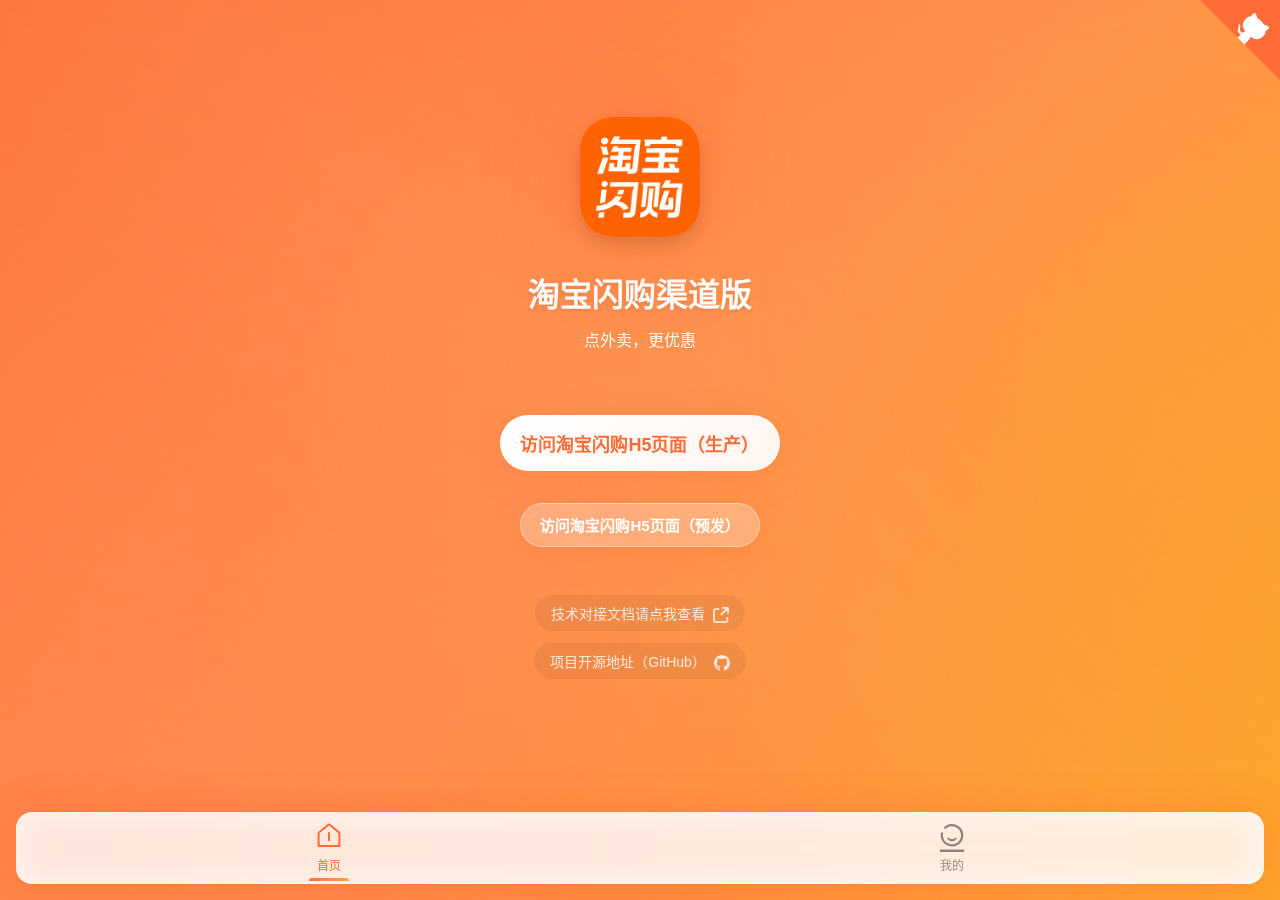
<file: src/main/resources/static/index.html>
<!DOCTYPE html>
<html lang="zh-CN">
<head>
    <meta charset="UTF-8">
    <meta name="viewport" content="width=device-width, initial-scale=1.0">
    <meta name="keywords" content="淘宝闪购, 阿里巴巴, 淘宝闪购渠道版, boqian,伯虔"/>
    <meta name="description" content="淘宝闪购H5渠道版Demo"/>
    <link rel="shortcut icon"
          href="images/logo.png"
          type="image/x-icon"/>
    <title>机构APP|淘宝闪购H5渠道版Demo</title>
    <link rel="stylesheet" href="css/common.css">
    <link rel="stylesheet" href="css/index.css">
    <style>
        /* 右上角 GitHub 图标 */
        .github-corner {
            position: fixed;
            top: 0;
            right: 0;
            z-index: 9999;
            border: 0;
        }
        .github-corner:hover .octo-arm {
            animation: octocat-wave 560ms ease-in-out;
        }
        @keyframes octocat-wave {
            0%, 100% { transform: rotate(0); }
            20%, 60% { transform: rotate(-25deg); }
            40%, 80% { transform: rotate(10deg); }
        }
        @media (max-width: 500px) {
            .github-corner:hover .octo-arm {
                animation: none;
            }
            .github-corner .octo-arm {
                animation: octocat-wave 560ms ease-in-out;
            }
        }
    </style>
</head>
<body>

<!-- 右上角 GitHub 图标 -->
<a href="https://github.com/timhbw/tbsg-h5-demo" class="github-corner" target="_blank" aria-label="View source on GitHub">
    <svg width="80" height="80" viewBox="0 0 250 250" style="fill:#FF6B35; color:#fff; position: absolute; top: 0; border: 0; right: 0;" aria-hidden="true">
        <path d="M0,0 L115,115 L130,115 L142,142 L250,250 L250,0 Z"></path>
        <path d="M128.3,109.0 C113.8,99.7 119.0,89.6 119.0,89.6 C122.0,82.7 120.5,78.6 120.5,78.6 C119.2,72.0 123.4,76.3 123.4,76.3 C127.3,80.9 125.5,87.3 125.5,87.3 C122.9,97.6 130.6,101.9 134.4,103.2" fill="currentColor" style="transform-origin: 130px 106px;" class="octo-arm"></path>
        <path d="M115.0,115.0 C114.9,115.1 118.7,116.5 119.8,115.4 L133.7,101.6 C136.9,99.2 139.9,98.4 142.2,98.6 C133.8,88.0 127.5,74.4 143.8,58.0 C148.5,53.4 154.0,51.2 159.7,51.0 C160.3,49.4 163.2,43.6 171.4,40.1 C171.4,40.1 176.1,42.5 178.8,56.2 C183.1,58.6 187.2,61.8 190.9,65.4 C194.5,69.0 197.7,73.2 200.1,77.6 C213.8,80.2 216.3,84.9 216.3,84.9 C212.7,93.1 206.9,96.0 205.4,96.6 C205.1,102.4 203.0,107.8 198.3,112.5 C181.9,128.9 168.3,122.5 157.7,114.1 C157.9,116.9 156.7,120.9 152.7,124.9 L141.0,136.5 C139.8,137.7 141.6,141.9 141.8,141.8 Z" fill="currentColor" class="octo-body"></path>
    </svg>
</a>

<div class="content">
    <!-- 首页 -->
    <div id="home" class="section active-section">
        <div class="logo">
            <img src="images/logo.png" alt="闪购" style="width: 100%; height: 100%;">
        </div>
        <div class="welcome-text">淘宝闪购渠道版</div>
        <div class="subtitle">点外卖，更优惠</div>
        <button class="home-button ripple-effect" id="tbsgButton">访问淘宝闪购H5页面（生产）</button>
        <button class="home-button secondary ripple-effect" id="tbsgButtonPPE">访问淘宝闪购H5页面（预发）</button>
        <a href="https://open.shop.ele.me/base/documents/openh5" target="_blank" class="doc-link">
            技术对接文档请点我查看
            <svg t="1767240063091" class="icon" viewBox="0 0 1024 1024" version="1.1" xmlns="http://www.w3.org/2000/svg" p-id="5070" width="16" height="16" style="margin-left: 4px; vertical-align: middle;"><path d="M356.082517 82.438602c29.05217-0.716075 41.941513 7.569932 41.225438 37.849658-1.534446 71.09598 4.091855 71.812054-49.204555 71.505165h-22.914388c-50.943594 0.306889-101.887188-0.613778-152.830783 0.306889-43.475959 0.716075-54.012485 10.741119-54.012485 51.557373-0.204593 205.820304-0.409185 411.436015 0 617.256319 0 39.4864 7.979117 47.260925 49.102259 47.465518 213.185643 0.306889 426.26899 0.306889 639.352337 0 41.225439 0 53.194114-11.764083 53.705596-52.887226 0.716075-59.2296 1.432149-118.459201-0.102297-177.688801-0.716075-29.461356 10.536526-39.281808 40.509364-38.668029 81.325617 1.636742 72.323536-5.524004 72.630426 70.891387 0.409185 45.931072-3.068891 92.066736 0.818371 137.486326 8.797488 99.432075-60.354861 177.075023-182.394435 175.540578-149.352706-2.045927-298.705411-0.511482-448.262709-0.511482-55.649227 0-111.298455 0.818371-166.74309-0.409186C59.627626 1019.984867 0.602618 961.062156 0.398025 847.717774 0.091136 749.206366 0.091136 650.797254 0.091136 552.490439c0-100.659632-0.306889-201.319264 0.204593-301.978895C0.704914 141.668202 62.491924 82.950084 175.324824 82.745491c60.354861-0.102296 120.505128 1.022964 180.757693-0.306889zM962.80231 1.112985c30.688912 0.306889 59.127304 32.530247 59.434193 64.549011 1.022964 105.058376 1.022964 210.014455 0 315.072832-0.306889 34.883063-23.528166 54.830856-57.081377 54.626263-32.73484-0.204593-59.53649-23.016684-61.173231-56.774487-2.148224-45.726479-0.920667-91.657551-1.022964-137.38403l0.102296-36.417509c-19.129422 2.455113-25.471797 14.321492-33.860099 22.505202-96.056295 92.169033-191.907997 184.644955-287.350514 277.223173-20.254682 19.538607-41.839217 31.711876-71.300573 19.845496-35.803731-14.321492-47.67011-52.273447-25.062611-82.757766 7.365339-9.922748 16.878902-18.413347 25.880982-27.006243 91.452958-88.486363 183.315102-176.972727 274.665764-265.561386 8.797488-8.490599 20.152386-15.037567 24.755722-30.688912-39.281808-6.342375-78.15443-1.534446-116.822459-3.068891-26.597057-1.022964-53.398707 3.273484-79.484282-3.478077-29.768245-7.774524-45.214997-28.438392-43.271366-56.97908 2.25052-29.256763 18.208755-53.398707 51.352779-53.705596 113.446679-1.432149 226.893357-1.534446 340.23774 0z" fill="currentColor" p-id="5071"></path></svg>
        </a>
        <a href="https://github.com/timhbw/tbsg-h5-demo" target="_blank" class="doc-link" style="margin-top: 12px;">
            项目开源地址（GitHub）
            <svg viewBox="0 0 16 16" width="16" height="16" style="margin-left: 4px; vertical-align: middle;" fill="currentColor"><path d="M8 0C3.58 0 0 3.58 0 8c0 3.54 2.29 6.53 5.47 7.59.4.07.55-.17.55-.38 0-.19-.01-.82-.01-1.49-2.01.37-2.53-.49-2.69-.94-.09-.23-.48-.94-.82-1.13-.28-.15-.68-.52-.01-.53.63-.01 1.08.58 1.23.82.72 1.21 1.87.87 2.33.66.07-.52.28-.87.51-1.07-1.78-.2-3.64-.89-3.64-3.95 0-.87.31-1.59.82-2.15-.08-.2-.36-1.02.08-2.12 0 0 .67-.21 2.2.82.64-.18 1.32-.27 2-.27.68 0 1.36.09 2 .27 1.53-1.04 2.2-.82 2.2-.82.44 1.1.16 1.92.08 2.12.51.56.82 1.27.82 2.15 0 3.07-1.87 3.75-3.65 3.95.29.25.54.73.54 1.48 0 1.07-.01 1.93-.01 2.2 0 .21.15.46.55.38A8.013 8.013 0 0016 8c0-4.42-3.58-8-8-8z"></path></svg>
        </a>
    </div>

    <!-- 我的 -->
    <div id="mine" class="section">
        <div class="mine-header"></div>

        <div class="profile-card">
            <div class="profile-avatar">
                <svg t="1767232268614" class="icon" viewBox="0 0 1386 1024" version="1.1" xmlns="http://www.w3.org/2000/svg" p-id="8368" style="width: 60%; height: 60%;" fill="currentColor"><path d="M478.318606 626.174216h147.052823v220.748711h-147.052823z m478.282927 0h147.373937v220.748711H956.565854z m0 0M0 832.865226q0 8.741463 0.214077 17.482927v-32.807247C0.089199 822.643066 0 827.763066 0 832.865226z" fill="#B3B3B3" p-id="8369"></path><path d="M108.126551 1024a512 512 0 0 1-36.981743-191.134774c0-177.112753 88.556376-342.718885 243.137561-453.985226l10.24-7.510523 0.481673-0.945505h-0.107039a306.129617 306.129617 0 0 0 35.001534-31.808223l1.123902-0.963345c20.301603-23.494913 35.804321-46.383275 46.383275-68.094216l0.321115-0.963345a193.27554 193.27554 0 0 0 13.736586-44.11763l0.160557-2.229966a62.581742 62.581742 0 0 0 0.802788-9.59777c0.963345-25.58216-0.321115-47.632056-4.156655-67.451986l-0.606551-1.944529a334.369895 334.369895 0 0 0-15.663275-46.668711l-0.481673-1.28446-0.64223-1.106063v-0.160557c7.349965 3.674983 14.71777 7.67108 21.907178 11.667177 60.655052 35.483206 141.147875 80.082509 227.456446 110.784669l1.605575 0.481673c24.2977 7.135889 48.434843 14.396655 72.893101 21.264948l1.783972 0.481672 4.317213 0.963345c3.83554 0.802787 7.510523 1.783972 11.346062 2.55108a1057.021324 1057.021324 0 0 1 118.455749 30.523763l2.229966 0.481673c20.783275 5.12 41.405993 11.024948 61.707595 18.214355l0.963345 0.303275 7.028851 2.390523c236.750941 86.647526 386.051568 294.355401 380.449895 529.108293A528.180627 528.180627 0 0 1 1268.154425 1024h77.46007a599.236237 599.236237 0 0 0 38.712195-198.823693c3.19331-132.674007-37.249338-259.924739-116.689617-368.301046-76.889199-105.254355-185.122787-185.104948-312.676794-231.63094a714.980348 714.980348 0 0 0-74.177561-22.210453 1119.050035 1119.050035 0 0 0-125.324042-32.289896c-2.711638-0.481672-5.74439-1.28446-8.919861-1.92669l-3.567944-0.945505q-35.072892-9.883206-70.020906-20.301603c-80.564181-28.543554-157.292822-71.126969-215.00432-105.022439l-0.481673-0.321115c-31.165993-17.572125-59.138676-29.881533-83.275819-36.285993l-0.481672-0.160557A137.669129 137.669129 0 0 0 340.132125 0.981185a52.787735 52.787735 0 0 0-14.396655 1.605575l-5.351916 1.28446-4.798885 2.872195a46.08 46.08 0 0 0-21.407666 32.111498c-3.83554 25.564321 13.914983 46.847108 19.819931 53.715401a179.307038 179.307038 0 0 1 23.03108 33.734912 245.474564 245.474564 0 0 1 11.50662 33.574356 240.443763 240.443763 0 0 1 2.872195 50.200975l-0.321115 2.229966a134.725575 134.725575 0 0 1-7.992195 26.063832c-7.349965 15.181603-19.498815 32.450453-34.840975 50.361534a281.956794 281.956794 0 0 1-35.322649 30.68432l-10.061602 7.528362v0.160558c-78.387735 58.639164-143.128084 132.977282-188.20906 215.450314A598.290732 598.290732 0 0 0 0.214077 817.540906v32.807247A587.212265 587.212265 0 0 0 31.469268 1024z" fill="#B3B3B3" p-id="8370"></path></svg>
            </div>

            <!-- 未登录状态显示 -->
            <div id="loginForm" class="login-form">
                <div class="profile-name" style="margin-bottom: 20px;">欢迎登录</div>
                <div class="input-group">
                    <input type="tel" id="mobileInput" class="input-field" placeholder="请输入手机号码" value="11405196411">
                    <svg class="input-icon" viewBox="0 0 24 24" fill="none" stroke="currentColor" stroke-width="2" stroke-linecap="round" stroke-linejoin="round"><path d="M22 16.92v3a2 2 0 0 1-2.18 2 19.79 19.79 0 0 1-8.63-3.07 19.5 19.5 0 0 1-6-6 19.79 19.79 0 0 1-3.07-8.67A2 2 0 0 1 4.11 2h3a2 2 0 0 1 2 1.72 12.84 12.84 0 0 0 .7 2.81 2 2 0 0 1-.45 2.11L8.09 9.91a16 16 0 0 0 6 6l1.27-1.27a2 2 0 0 1 2.11-.45 12.84 12.84 0 0 0 2.81.7A2 2 0 0 1 22 16.92z"></path></svg>
                </div>
                <button class="login-button ripple-effect" id="loginButton">立即登录</button>
            </div>

            <!-- 登录后显示 -->
            <div id="profileInfo" style="display:none;">
                <div class="profile-name">用户</div>
                <div class="profile-phone" id="profilePhone"></div>
            </div>
        </div>

        <!-- 登录后显示的菜单列表 -->
        <div id="menuList" class="menu-list" style="display:none;">
            <div class="menu-item">
                <div class="menu-icon">
                    <svg viewBox="0 0 24 24" fill="none" stroke="currentColor" stroke-width="2" stroke-linecap="round" stroke-linejoin="round"><path d="M6 2L3 6v14a2 2 0 0 0 2 2h14a2 2 0 0 0 2-2V6l-3-4z"></path><line x1="3" y1="6" x2="21" y2="6"></line><path d="M16 10a4 4 0 0 1-8 0"></path></svg>
                </div>
                <div class="menu-text">我的订单</div>
                <div class="menu-arrow">›</div>
            </div>
            <div class="menu-item">
                <div class="menu-icon">
                    <svg viewBox="0 0 24 24" fill="none" stroke="currentColor" stroke-width="2" stroke-linecap="round" stroke-linejoin="round"><path d="M21 10c0 7-9 13-9 13s-9-6-9-13a9 9 0 0 1 18 0z"></path><circle cx="12" cy="10" r="3"></circle></svg>
                </div>
                <div class="menu-text">收货地址</div>
                <div class="menu-arrow">›</div>
            </div>
            <div class="menu-item">
                <div class="menu-icon">
                    <svg viewBox="0 0 24 24" fill="none" stroke="currentColor" stroke-width="2" stroke-linecap="round" stroke-linejoin="round"><circle cx="12" cy="12" r="10"></circle><path d="M9.09 9a3 3 0 0 1 5.83 1c0 2-3 3-3 3"></path><line x1="12" y1="17" x2="12.01" y2="17"></line></svg>
                </div>
                <div class="menu-text">帮助中心</div>
                <div class="menu-arrow">›</div>
            </div>
        </div>

        <div id="logoutArea" style="padding: 0 20px; display:none;">
            <button class="logout-button ripple-effect" id="logoutButton">退出登录</button>
        </div>

        <!-- 作者信息 -->
        <div class="footer-info">Designed by 伯虔 · 仅供外部测试</div>
    </div>
</div>

<!-- 底部导航 -->
<div class="bottom-nav floating">
    <div class="nav-item active" data-target="home">
        <div class="nav-icon"><svg class="icon" viewBox="0 0 1024 1024" version="1.1" xmlns="http://www.w3.org/2000/svg" p-id="5131" width="200" height="200"><path d="M539.008 128.981333L843.52 379.733333a85.333333 85.333333 0 0 1 31.104 65.877334V832a42.666667 42.666667 0 0 1-42.666667 42.666667h-640a42.666667 42.666667 0 0 1-42.666666-42.666667v-386.389333A85.333333 85.333333 0 0 1 180.394667 379.733333l304.341333-250.709333a42.666667 42.666667 0 0 1 54.272 0z m-27.136 60.586667l-290.773333 239.573333a21.333333 21.333333 0 0 0-7.765334 16.469334V810.666667h597.333334v-365.056a21.333333 21.333333 0 0 0-7.765334-16.469334l-290.986666-239.573333zM544 405.333333V682.666667h-64V405.333333h64z" fill="currentColor" p-id="5132"></path></svg></div>
        <div class="nav-text">首页</div>
    </div>
    <div class="nav-item" data-target="mine">
        <div class="nav-icon"><svg class="icon" viewBox="0 0 1024 1024" version="1.1" xmlns="http://www.w3.org/2000/svg" p-id="8473" width="200" height="200"><path d="M953.05055 933.176538V1024H71.039602v-90.823462zM515.562886 627.446854a210.429008 210.429008 0 0 1-166.936082-69.076999A35.625823 35.625823 0 1 1 402.992961 512.318522a140.712407 140.712407 0 0 0 111.290721 45.411731A142.631212 142.631212 0 0 0 621.736793 512.318522a34.858301 34.858301 0 0 1 51.168148 47.330536A206.591397 206.591397 0 0 1 515.562886 627.446854z" fill="currentColor" p-id="8474"></path><path d="M511.725275 822.525418h-8.314824A411.263988 411.263988 0 0 1 108.776111 328.752791a40.294916 40.294916 0 0 1 78.671027 15.990047A330.674155 330.674155 0 1 0 332.636758 134.31383l-23.665269 17.26925-19.188055 15.990046a40.294916 40.294916 0 0 1-54.366157-59.482972l23.665268-20.467259c9.594028-7.675222 19.827657-14.710843 30.061287-21.106861A411.263988 411.263988 0 1 1 511.725275 822.525418z" fill="currentColor" p-id="8475"></path></svg></div>
        <div class="nav-text">我的</div>
    </div>
</div>

<script src="js/common.js"></script>
<script src="js/index.js"></script>
</body>
</html>
</file>
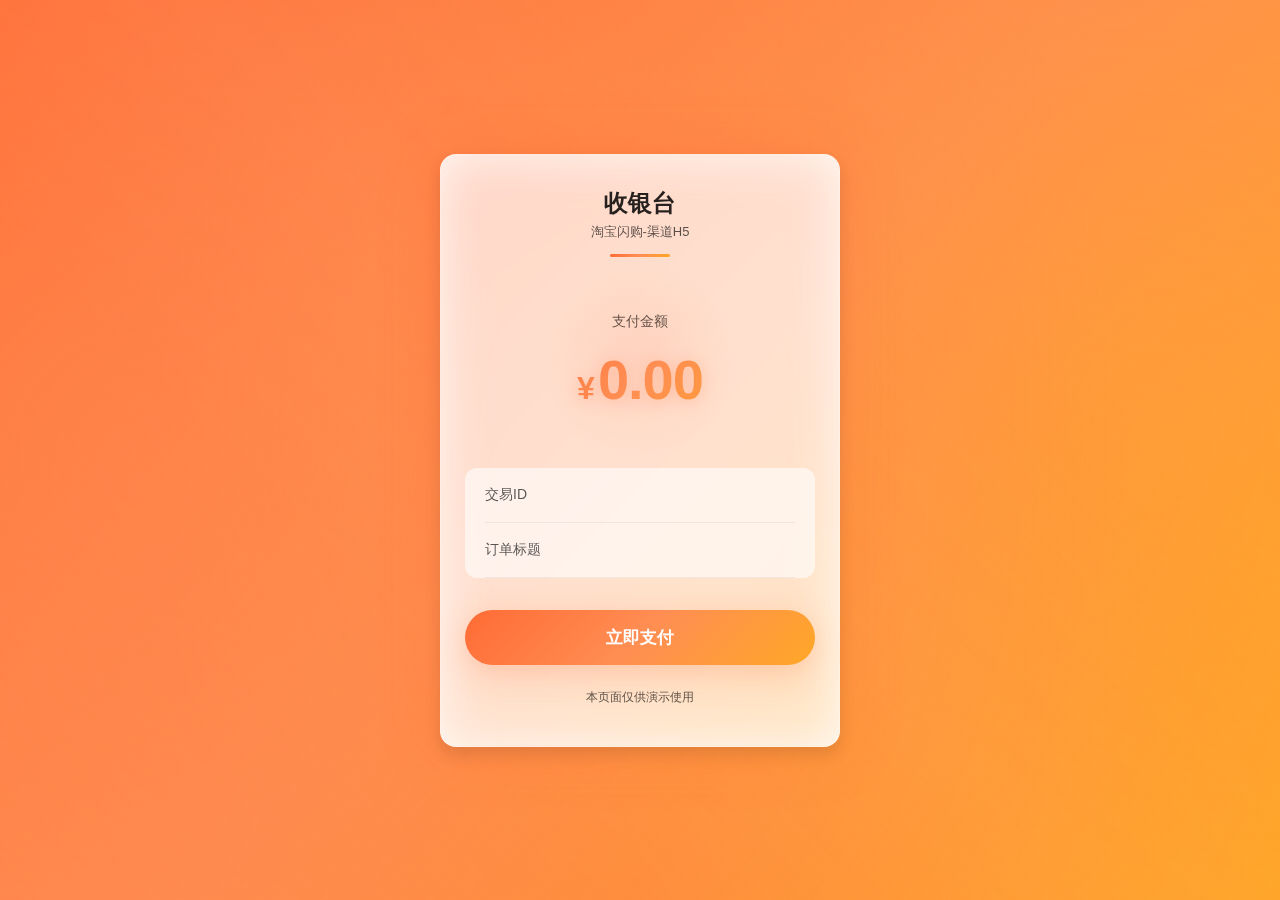
<file: src/main/resources/static/cashier/pay.html>
<!DOCTYPE html>
<html>
<head>
    <meta charset="UTF-8">
    <meta name="viewport" content="width=device-width, initial-scale=1.0">
    <link rel="shortcut icon" href="../images/logo.png" type="image/x-icon">
    <title>三方收银台 - 淘宝闪购渠道H5</title>
    <link rel="stylesheet" href="../css/common.css">
    <link rel="stylesheet" href="../css/pay.css">
</head>
<body>
    <div class="container">
        <div class="header">
            <h1>收银台</h1>
            <p>淘宝闪购-渠道H5</p>
        </div>

        <div class="amount">
            <div class="amount-label">支付金额</div>
            <div class="amount-value">
                <span class="amount-unit">¥</span><span id="payAmountYuan">0.00</span>
            </div>
        </div>

        <div class="order-info">
            <div class="order-item hidden" id="uidRow">
                <span class="order-label">用户ID</span>
                <span class="order-value" id="uid"></span>
            </div>
            <div class="order-item">
                <span class="order-label">交易ID</span>
                <span class="order-value" id="transactionId"></span>
            </div>
            <div class="order-item">
                <span class="order-label">订单标题</span>
                <span class="order-value" id="subject"></span>
            </div>
            <div class="order-item hidden" id="bodyRow">
                <span class="order-label">订单描述</span>
                <span class="order-value" id="body"></span>
            </div>
        </div>

        <button class="pay-button ripple-effect" id="payButton">立即支付</button>

        <div class="footer">
            <p>本页面仅供演示使用</p>
        </div>
    </div>

    <div class="loading" id="loading">
        <div class="spinner"></div>
        <p>支付处理中...</p>
    </div>

    <script src="../js/common.js"></script>
    <script src="../js/pay.js"></script>
</body>
</html>
</file>
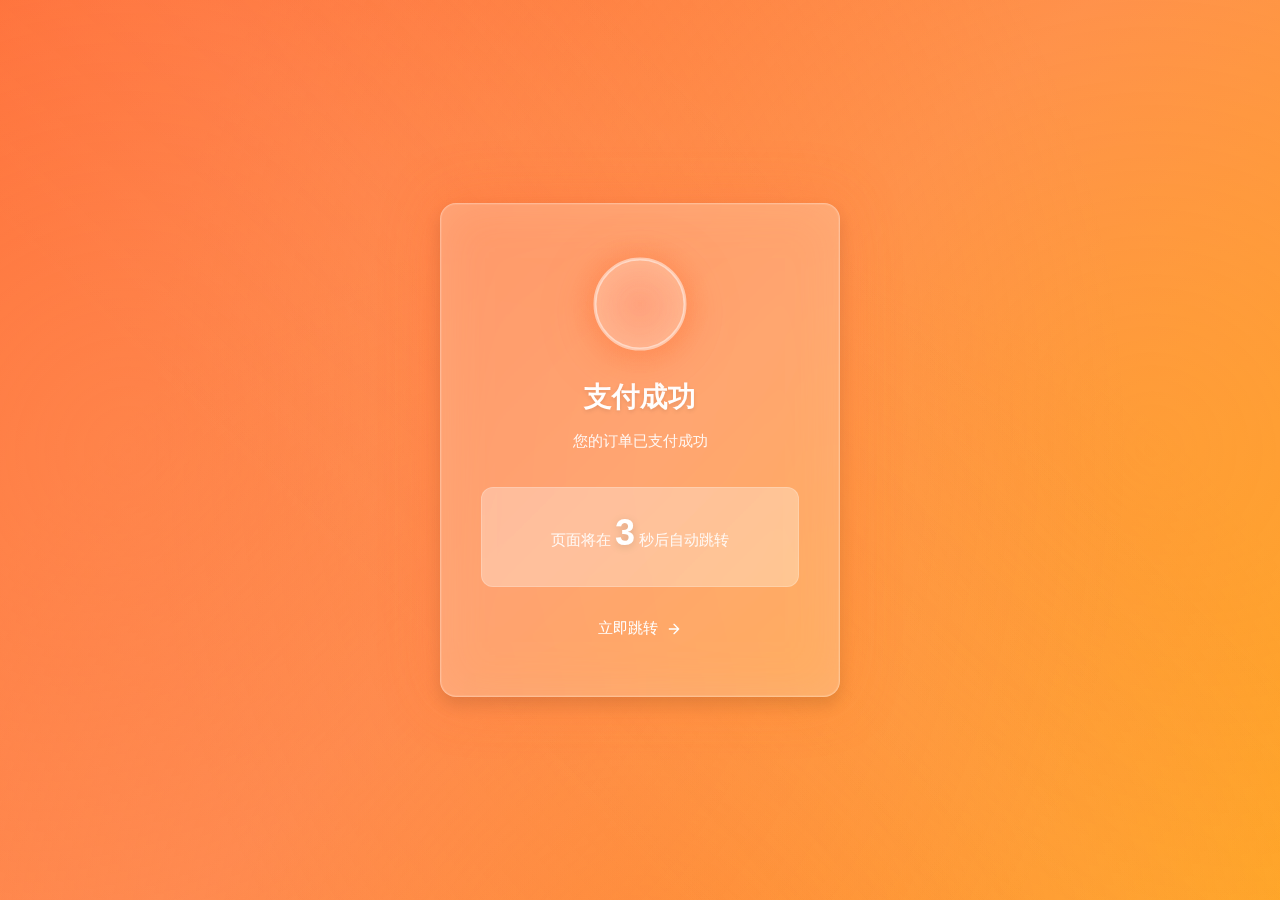
<file: src/main/resources/static/cashier/redirect.html>
<!DOCTYPE html>
<html>
<head>
    <meta charset="UTF-8">
    <meta name="viewport" content="width=device-width, initial-scale=1.0">
    <link rel="shortcut icon" href="../images/logo.png" type="image/x-icon">
    <title>支付成功 - 淘宝闪购</title>
    <link rel="stylesheet" href="../css/common.css">
    <link rel="stylesheet" href="../css/redirect.css">
</head>
<body>
    <div class="container">
        <div class="success-icon">
            <svg viewBox="0 0 100 100" fill="none" xmlns="http://www.w3.org/2000/svg">
                <circle cx="50" cy="50" r="45" fill="rgba(255,255,255,0.3)" stroke="rgba(255,255,255,0.5)" stroke-width="3"/>
                <path class="checkmark" d="M30 50 L45 65 L70 35" stroke="#fff" stroke-width="6" stroke-linecap="round" stroke-linejoin="round" fill="none"/>
            </svg>
        </div>
        <h1>支付成功</h1>
        <p class="message">您的订单已支付成功</p>

        <div class="redirect-info">
            <p class="redirect-text">页面将在 <span class="countdown" id="countdown">3</span> 秒后自动跳转</p>
        </div>

        <p>
            <a href="#" class="manual-link" id="manualLink">
                立即跳转
                <svg viewBox="0 0 24 24" fill="none" stroke="currentColor" stroke-width="2" stroke-linecap="round" stroke-linejoin="round" style="width: 16px; height: 16px; margin-left: 4px; vertical-align: middle;">
                    <path d="M5 12h14M12 5l7 7-7 7"/>
                </svg>
            </a>
        </p>
    </div>

    <script src="../js/common.js"></script>
    <script src="../js/redirect.js"></script>
</body>
</html>
</file>
<file: src/main/resources/static/css/common.css>
/* ============================================
   淘宝闪购渠道H5 - 公共样式文件
   2025 设计风格 - 玻璃拟态 & 液态效果
   ============================================ */

/* CSS 变量定义 */
:root {
    /* ============================================
       Ant Design 标准色彩系统 + 橙色主题
       ============================================ */

    /* 主色调 - 橙色渐变系统 */
    --primary-gradient: linear-gradient(135deg, #FF6B35 0%, #FF8E53 50%, #FFA726 100%);
    --primary-color: #FF6B35;
    --primary-light: #FF8E53;
    --primary-dark: #E65100;
    --primary-hover: #FF8E53;
    --primary-active: #E65100;

    /* Ant Design 标准辅助色 */
    --success-color: #52C41A;
    --success-light: #73D13D;
    --success-dark: #389E0D;
    --warning-color: #FAAD14;
    --warning-light: #FFC53D;
    --warning-dark: #D48806;
    --error-color: #FF4D4F;
    --error-light: #FF7875;
    --error-dark: #CF1322;
    --info-color: #1890FF;
    --info-light: #40A9FF;
    --info-dark: #096DD9;

    /* Ant Design 标准中性色系统 */
    --text-primary: rgba(0, 0, 0, 0.85);
    --text-secondary: rgba(0, 0, 0, 0.65);
    --text-tertiary: rgba(0, 0, 0, 0.45);
    --text-disabled: rgba(0, 0, 0, 0.25);
    --bg-color: #F0F2F5;
    --bg-secondary: #FAFAFA;
    --card-bg: #FFFFFF;
    --border-color: #D9D9D9;
    --border-light: #F0F0F0;

    /* Ant Design 标准阴影层级 */
    --shadow-sm: 0 2px 8px rgba(0, 0, 0, 0.04);
    --shadow-md: 0 4px 12px rgba(0, 0, 0, 0.08);
    --shadow-lg: 0 8px 16px rgba(0, 0, 0, 0.12);
    --shadow-xl: 0 12px 24px rgba(0, 0, 0, 0.16);
    --shadow-float: 0 8px 32px rgba(255, 107, 53, 0.25);
    --shadow-float-hover: 0 12px 40px rgba(255, 107, 53, 0.35);

    /* 圆角规范（保持 2025 风格，略大于 Ant Design） */
    --radius-sm: 8px;
    --radius-md: 12px;
    --radius-lg: 16px;
    --radius-xl: 24px;

    /* Ant Design 标准间距规范（8px 栅格系统） */
    --spacing-xs: 8px;
    --spacing-sm: 16px;
    --spacing-md: 24px;
    --spacing-lg: 32px;
    --spacing-xl: 40px;
    --spacing-xxl: 48px;

    /* 玻璃拟态效果（保持 2025 风格） */
    --glass-bg: rgba(255, 255, 255, 0.95);
    --glass-bg-secondary: rgba(255, 255, 255, 0.85);
    --glass-bg-tertiary: rgba(255, 255, 255, 0.75);
    --glass-border: rgba(255, 255, 255, 0.3);
    --glass-blur: blur(20px);
    --glass-blur-strong: blur(30px);

    /* Ant Design 标准动画缓动函数 */
    --ease-in: cubic-bezier(0.55, 0, 1, 0.45);
    --ease-out: cubic-bezier(0, 0, 0.2, 1);
    --ease-in-out: cubic-bezier(0.645, 0.045, 0.355, 1);
    --ease-out-back: cubic-bezier(0.12, 0.4, 0.29, 1.46);
    --ease-in-back: cubic-bezier(0.71, -0.46, 0.88, 0.6);
    --ease-in-out-back: cubic-bezier(0.71, -0.46, 0.29, 1.46);
    --ease-out-circ: cubic-bezier(0.08, 0.82, 0.17, 1);
    --ease-in-circ: cubic-bezier(0.6, 0.04, 0.98, 0.34);
    --ease-in-out-circ: cubic-bezier(0.78, 0.14, 0.15, 0.86);

    /* Ant Design 标准动画时长 */
    --duration-fast: 0.1s;
    --duration-base: 0.2s;
    --duration-slow: 0.3s;
    --duration-slower: 0.5s;
}

/* 全局重置样式 */
* {
    margin: 0;
    padding: 0;
    box-sizing: border-box;
    -webkit-tap-highlight-color: transparent;
}

body, html {
    height: 100%;
    font-family: -apple-system, BlinkMacSystemFont, 'Segoe UI', Roboto, 'Helvetica Neue', Arial, sans-serif;
    color: var(--text-primary);
    -webkit-font-smoothing: antialiased;
    -moz-osx-font-smoothing: grayscale;
    overflow-x: hidden;
}

/* 通用按钮基础样式（Ant Design 标准） */
.button-base {
    border: none;
    cursor: pointer;
    font-weight: 500;
    transition: all var(--duration-base) var(--ease-in-out);
    outline: none;
    user-select: none;
    -webkit-user-select: none;
    height: 40px;
    padding: 0 var(--spacing-sm);
    border-radius: var(--radius-sm);
}

.button-base:hover {
    transform: translateY(-2px);
    filter: brightness(1.05);
}

.button-base:active {
    transform: scale(0.98);
}

.button-base:disabled {
    opacity: 0.4;
    cursor: not-allowed;
    transform: none !important;
    filter: grayscale(0.5);
}

/* 提示框样式（Ant Design 标准） */
.alert {
    position: fixed;
    top: 50%;
    left: 50%;
    transform: translate(-50%, -50%) scale(0.9);
    padding: var(--spacing-sm) var(--spacing-md);
    border-radius: var(--radius-md);
    color: white;
    font-size: 16px;
    font-weight: 500;
    z-index: 2000;
    box-shadow: var(--shadow-lg);
    animation: alertIn var(--duration-slow) var(--ease-out-back) forwards;
    backdrop-filter: var(--glass-blur);
    -webkit-backdrop-filter: var(--glass-blur);
    background: rgba(0, 0, 0, 0.85);
    max-width: 80%;
    text-align: center;
}

.alert.success {
    background: rgba(82, 196, 26, 0.95);
}

.alert.error {
    background: rgba(255, 77, 79, 0.95);
}

.alert.warning {
    background: rgba(250, 173, 20, 0.95);
}

/* 加载动画容器 */
.loading {
    display: none;
    position: fixed;
    top: 0;
    left: 0;
    right: 0;
    bottom: 0;
    background: rgba(255, 255, 255, 0.85);
    backdrop-filter: var(--glass-blur);
    -webkit-backdrop-filter: var(--glass-blur);
    z-index: 999;
    flex-direction: column;
    align-items: center;
    justify-content: center;
}

.loading.active {
    display: flex;
}

/* 旋转加载器 */
.spinner {
    width: 48px;
    height: 48px;
    border: 4px solid rgba(255, 107, 53, 0.15);
    border-top: 4px solid var(--primary-color);
    border-radius: 50%;
    animation: spin 0.8s linear infinite;
    margin-bottom: 16px;
}

.loading p {
    color: var(--primary-color);
    font-size: 15px;
    font-weight: 500;
}

/* 隐藏类 */
.hidden {
    display: none !important;
}

/* ============================================
   通用动画定义
   ============================================ */

/* 淡入动画（Ant Design 标准缓动） */
@keyframes fadeIn {
    from {
        opacity: 0;
        transform: translateY(20px);
    }
    to {
        opacity: 1;
        transform: translateY(0);
    }
}

/* 使用 Ant Design 标准缓动函数的淡入 */
.fade-in {
    animation: fadeIn var(--duration-slow) var(--ease-out-circ);
}

/* 旋转动画 */
@keyframes spin {
    0% {
        transform: rotate(0deg);
    }
    100% {
        transform: rotate(360deg);
    }
}

/* 浮动动画 */
@keyframes float {
    0% {
        transform: translateY(0px);
    }
    50% {
        transform: translateY(-10px);
    }
    100% {
        transform: translateY(0px);
    }
}

/* 弹跳进入动画 */
@keyframes bounceIn {
    0% {
        transform: scale(0);
        opacity: 0;
    }
    50% {
        transform: scale(1.1);
    }
    70% {
        transform: scale(0.9);
    }
    100% {
        transform: scale(1);
        opacity: 1;
    }
}

/* 提示框进入动画 */
@keyframes alertIn {
    to {
        opacity: 1;
        transform: translate(-50%, -50%) scale(1);
    }
}

/* 脉冲动画 */
@keyframes pulse {
    0%, 100% {
        opacity: 1;
    }
    50% {
        opacity: 0.5;
    }
}

/* 滑入动画 */
@keyframes slideIn {
    from {
        transform: translateX(-100%);
        opacity: 0;
    }
    to {
        transform: translateX(0);
        opacity: 1;
    }
}

/* 缩放进入动画 */
@keyframes scaleIn {
    from {
        transform: scale(0.8);
        opacity: 0;
    }
    to {
        transform: scale(1);
        opacity: 1;
    }
}

/* ============================================
   Ripple 波纹点击效果
   ============================================ */

.ripple-effect {
    position: relative;
    overflow: hidden;
}

.ripple-effect::after {
    content: '';
    position: absolute;
    top: 50%;
    left: 50%;
    width: 0;
    height: 0;
    border-radius: 50%;
    background: rgba(255, 255, 255, 0.5);
    transform: translate(-50%, -50%);
    transition: width var(--duration-slower) var(--ease-out-circ),
                height var(--duration-slower) var(--ease-out-circ);
}

.ripple-effect:active::after {
    width: 300px;
    height: 300px;
}

/* ============================================
   输入框焦点优化
   ============================================ */

input[type="text"],
input[type="tel"],
input[type="email"],
input[type="password"],
textarea {
    transition: all var(--duration-base) var(--ease-in-out);
    height: 40px;
    padding: 0 var(--spacing-sm);
    border-radius: var(--radius-sm);
    border: 1px solid var(--border-color);
}

input[type="text"]:focus,
input[type="tel"]:focus,
input[type="email"]:focus,
input[type="password"]:focus,
textarea:focus {
    outline: none;
    border-color: var(--primary-color);
    box-shadow: 0 0 0 2px rgba(255, 107, 53, 0.1);
}

input[type="text"]:hover,
input[type="tel"]:hover,
input[type="email"]:hover,
input[type="password"]:hover,
textarea:hover {
    border-color: var(--primary-hover);
}

/* 输入框占位符样式 */
input::placeholder,
textarea::placeholder {
    color: var(--text-tertiary);
    transition: color var(--duration-base) ease;
}

input:focus::placeholder,
textarea:focus::placeholder {
    color: var(--text-secondary);
}

/* ============================================
   按钮禁用状态优化（Ant Design 标准）
   ============================================ */

button:disabled,
.button-base:disabled {
    opacity: 0.4;
    cursor: not-allowed;
    transform: none !important;
    filter: grayscale(0.5);
    pointer-events: none;
}

button:disabled::after,
.button-base:disabled::after {
    display: none;
}
</file>
<file: src/main/resources/static/css/index.css>
/* ============================================
   淘宝闪购渠道H5 - 首页样式
   2025 设计风格升级版
   ============================================ */

body, html {
    background: var(--primary-gradient);
    position: relative;
}

/* 激进动态渐变背景 - 多层叠加 */
body::before {
    content: '';
    position: fixed;
    top: -50%;
    left: -50%;
    width: 200%;
    height: 200%;
    background:
        radial-gradient(circle at 30% 50%, rgba(255, 142, 83, 0.4) 0%, transparent 50%),
        radial-gradient(circle at 70% 50%, rgba(255, 167, 38, 0.3) 0%, transparent 50%),
        radial-gradient(circle at 50% 80%, rgba(255, 107, 53, 0.3) 0%, transparent 40%);
    animation: gradientShift 12s ease infinite;
    pointer-events: none;
    z-index: 0;
}

body::after {
    content: '';
    position: fixed;
    top: 0;
    left: 0;
    width: 100%;
    height: 100%;
    background:
        linear-gradient(45deg, transparent 30%, rgba(255, 255, 255, 0.03) 50%, transparent 70%);
    animation: shimmerSweep 8s linear infinite;
    pointer-events: none;
    z-index: 0;
}

@keyframes gradientShift {
    0%, 100% {
        transform: translate(0, 0) rotate(0deg) scale(1);
    }
    25% {
        transform: translate(8%, 5%) rotate(90deg) scale(1.1);
    }
    50% {
        transform: translate(-5%, 8%) rotate(180deg) scale(1);
    }
    75% {
        transform: translate(-8%, -5%) rotate(270deg) scale(1.1);
    }
}

@keyframes shimmerSweep {
    0% {
        transform: translateX(-100%) translateY(-100%);
    }
    100% {
        transform: translateX(100%) translateY(100%);
    }
}

.content {
    position: relative;
    z-index: 1;
}

/* 内容区域 */
.content {
    height: 100%;
    position: relative;
    overflow: hidden;
}

.section {
    display: none;
    height: 100%;
    padding: var(--spacing-sm);
    padding-bottom: 120px;
    overflow-y: auto;
    position: absolute;
    top: 0;
    left: 0;
    right: 0;
    bottom: 0;
    opacity: 0;
    transform: translateY(20px);
    transition: opacity var(--duration-slow) var(--ease-out),
                transform var(--duration-slow) var(--ease-out);
}

.active-section {
    display: block;
    opacity: 1;
    transform: translateY(0);
}

/* ============================================
   首页样式
   ============================================ */

#home {
    display: flex;
    flex-direction: column;
    align-items: center;
    justify-content: center;
    text-align: center;
}

.logo {
    width: 120px;
    height: 120px;
    /* 移除背景色，避免露出白边 */
    border-radius: 32px; /* 增大圆角以覆盖图片白角 */
    display: flex;
    align-items: center;
    justify-content: center;
    margin-bottom: var(--spacing-lg);
    box-shadow:
        var(--shadow-lg),
        0 0 60px rgba(255, 107, 53, 0.5),
        0 0 100px rgba(255, 142, 83, 0.3);
    /* 移除内发光 inset 0 0 20px rgba(255, 255, 255, 0.5) */
    animation: float 6s var(--ease-in-out) infinite, logoGlow 3s var(--ease-in-out) infinite;
    position: relative;
    overflow: hidden;
    transform-style: preserve-3d;
    transition: transform var(--duration-slow) var(--ease-out);
}

.logo img {
    width: 100%;
    height: 100%;
    object-fit: cover;
    transform: scale(1.02); /* 微放大，消除边缘白线 */
}

.logo:hover {
    transform: rotateY(10deg) rotateX(10deg) scale(1.05);
}

.logo::before {
    content: '';
    position: absolute;
    top: -50%;
    left: -50%;
    width: 200%;
    height: 200%;
    background: linear-gradient(45deg,
        transparent,
        rgba(255, 255, 255, 0.5),
        transparent);
    transform: rotate(45deg);
    animation: shimmer 2s infinite;
}

.logo::after {
    content: '';
    position: absolute;
    inset: -2px;
    background: linear-gradient(45deg,
        rgba(255, 107, 53, 0.5),
        rgba(255, 142, 83, 0.5),
        rgba(255, 167, 38, 0.5));
    border-radius: var(--radius-xl);
    z-index: -1;
    filter: blur(20px);
    opacity: 0;
    animation: glowPulse 3s ease-in-out infinite;
}

@keyframes shimmer {
    0% {
        transform: translateX(-100%) translateY(-100%) rotate(45deg);
    }
    100% {
        transform: translateX(100%) translateY(100%) rotate(45deg);
    }
}

@keyframes logoGlow {
    0%, 100% {
        box-shadow:
            var(--shadow-lg),
            0 0 60px rgba(255, 107, 53, 0.5),
            0 0 100px rgba(255, 142, 83, 0.3),
            inset 0 0 20px rgba(255, 255, 255, 0.5);
    }
    50% {
        box-shadow:
            var(--shadow-lg),
            0 0 80px rgba(255, 107, 53, 0.7),
            0 0 120px rgba(255, 142, 83, 0.5),
            inset 0 0 30px rgba(255, 255, 255, 0.7);
    }
}

@keyframes glowPulse {
    0%, 100% {
        opacity: 0;
    }
    50% {
        opacity: 1;
    }
}

.logo img {
    width: 100%;
    height: 100%;
    border-radius: 30px;
}

.welcome-text {
    color: white;
    font-size: 32px;
    font-weight: 800;
    margin-bottom: 12px;
    text-shadow: 0 2px 4px rgba(0,0,0,0.1);
}

.subtitle {
    color: rgba(255, 255, 255, 0.9);
    font-size: 16px;
    margin-bottom: var(--spacing-xxl);
    font-weight: 500;
}

.home-button {
    width: 280px;
    height: 56px;
    background: linear-gradient(135deg, #ffffff 0%, #fff5f0 100%);
    color: var(--primary-color);
    border: none;
    border-radius: 28px;
    font-size: 18px;
    font-weight: 700;
    cursor: pointer;
    margin: var(--spacing-sm) 0;
    box-shadow: var(--shadow-float);
    transition: all var(--duration-slow) var(--ease-out-back);
    position: relative;
    overflow: hidden;
}

.home-button::before {
    content: '';
    position: absolute;
    top: 50%;
    left: 50%;
    width: 0;
    height: 0;
    border-radius: 50%;
    background: radial-gradient(circle, rgba(255, 107, 53, 0.2) 0%, transparent 70%);
    transform: translate(-50%, -50%);
    transition: width 0.6s, height 0.6s;
}

.home-button::after {
    content: '';
    position: absolute;
    inset: -2px;
    background: linear-gradient(135deg,
        rgba(255, 107, 53, 0.6),
        rgba(255, 142, 83, 0.6),
        rgba(255, 167, 38, 0.6));
    border-radius: 28px;
    z-index: -1;
    filter: blur(15px);
    opacity: 0;
    transition: opacity var(--duration-slow) var(--ease-out);
}

.home-button:hover::before {
    width: 400px;
    height: 400px;
}

.home-button:hover::after {
    opacity: 1;
}

.home-button:hover {
    transform: translateY(-6px) scale(1.05);
    box-shadow:
        var(--shadow-float-hover),
        0 0 40px rgba(255, 107, 53, 0.6),
        0 0 60px rgba(255, 142, 83, 0.4);
}

.home-button:active {
    transform: translateY(-3px) scale(0.98);
}

.home-button.secondary {
    background: rgba(255, 255, 255, 0.25);
    color: white;
    backdrop-filter: var(--glass-blur);
    -webkit-backdrop-filter: var(--glass-blur);
    width: 240px;
    height: 44px;
    font-size: 15px;
    border: 1px solid rgba(255, 255, 255, 0.4);
}

.doc-link {
    margin-top: var(--spacing-lg);
    color: rgba(255, 255, 255, 0.8);
    font-size: 14px;
    text-decoration: none;
    cursor: pointer;
    transition: all var(--duration-slow) var(--ease-out);
    padding: var(--spacing-xs) var(--spacing-sm);
    border-radius: 20px;
    background: rgba(0,0,0,0.05);
}

.doc-link:hover {
    color: white;
    background: rgba(0,0,0,0.1);
}

/* ============================================
   我的页面样式
   ============================================ */

#mine {
    background: var(--bg-color);
    border-radius: 0;
    padding: 0;
    padding-bottom: 100px; /* 减小底部内边距 */
}

.mine-header {
    height: 100px;
    background: var(--primary-gradient);
    position: relative;
    padding-top: 20px;
    margin-bottom: -50px; /* 调整 margin-bottom 以匹配头像位置 */
    border-bottom-left-radius: var(--radius-xl);
    border-bottom-right-radius: var(--radius-xl);
}

.profile-card {
    background: var(--glass-bg);
    margin: 0 var(--spacing-sm);
    border-radius: var(--radius-lg);
    padding: var(--spacing-xl) var(--spacing-md) var(--spacing-lg);
    box-shadow:
        var(--shadow-lg),
        0 0 0 1px rgba(255, 255, 255, 0.1) inset,
        0 0 40px rgba(255, 107, 53, 0.2);
    position: relative;
    z-index: 10;
    text-align: center;
    backdrop-filter: var(--glass-blur-strong);
    -webkit-backdrop-filter: var(--glass-blur-strong);
    border: 1px solid var(--glass-border);
    animation: fadeIn var(--duration-slower) var(--ease-out) forwards;
    transition: all var(--duration-slow) var(--ease-out-back);
    transform-style: preserve-3d;
}

.profile-card::before {
    content: '';
    position: absolute;
    inset: -2px;
    background: linear-gradient(135deg,
        rgba(255, 107, 53, 0.3),
        rgba(255, 142, 83, 0.3),
        rgba(255, 167, 38, 0.3));
    border-radius: var(--radius-lg);
    z-index: -1;
    filter: blur(20px);
    opacity: 0;
    transition: opacity var(--duration-slow) var(--ease-out);
}

.profile-card:hover {
    transform: translateY(-8px) scale(1.02);
    box-shadow:
        var(--shadow-xl),
        0 0 0 1px rgba(255, 255, 255, 0.2) inset,
        0 0 60px rgba(255, 107, 53, 0.4),
        0 20px 40px rgba(0, 0, 0, 0.2);
}

.profile-card:hover::before {
    opacity: 1;
}

.profile-avatar {
    width: 96px;
    height: 96px;
    background: white;
    border: 4px solid rgba(255, 255, 255, 0.8);
    border-radius: 50%;
    display: flex;
    align-items: center;
    justify-content: center;
    margin: -50px auto var(--spacing-sm); /* 进一步调整负边距 */
    color: var(--primary-color);
    font-size: 32px;
    font-weight: bold;
    box-shadow: var(--shadow-md);
}

.profile-avatar svg {
    width: 60%;
    height: 60%;
    fill: currentColor;
}

.profile-name {
    font-size: 24px;
    font-weight: 800;
    color: var(--text-primary);
    margin-bottom: var(--spacing-xs);
}

.profile-phone {
    font-size: 15px;
    color: var(--text-secondary);
    font-weight: 500;
}

/* 登录表单 */
.login-form {
    padding: 10px 0;
}

.input-group {
    margin-bottom: var(--spacing-md);
    position: relative;
}

.input-icon {
    position: absolute;
    left: 20px;
    top: 50%;
    transform: translateY(-50%);
    color: var(--text-tertiary);
    width: 20px;
    height: 20px;
    transition: color var(--duration-slow) var(--ease-out);
}

.input-group .input-field {
    width: 100%;
    padding: 16px 20px 16px 56px;
    border: 2px solid #F0F0F0;
    background: #FAFAFA;
    border-radius: var(--radius-md);
    font-size: 16px;
    transition: all var(--duration-slow) var(--ease-out);
    outline: none;
}

.input-group .input-field:focus {
    border-color: var(--primary-color);
    background: white;
    box-shadow: 0 0 0 4px rgba(255, 107, 53, 0.1);
}

.input-group .input-field:focus + .input-icon {
    color: var(--primary-color);
}

.login-button, .logout-button {
    width: 100%;
    padding: 16px;
    border: none;
    border-radius: var(--radius-md);
    font-size: 16px;
    font-weight: 700;
    cursor: pointer;
    transition: all var(--duration-slow) var(--ease-out);
    margin-top: var(--spacing-sm);
}

.login-button {
    background: var(--primary-gradient);
    color: white;
    box-shadow: var(--shadow-float);
}

.login-button:hover {
    transform: translateY(-2px);
    box-shadow: var(--shadow-float-hover);
}

.login-button:active {
    transform: scale(0.98);
}

.logout-button {
    background: white;
    color: var(--error-color);
    border: none;
    margin-top: var(--spacing-md);
    box-shadow: var(--shadow-sm);
}

.logout-button:hover {
    background: #FFF5F5;
    transform: translateY(-2px);
}

/* 菜单列表 */
.menu-list {
    margin: var(--spacing-md) var(--spacing-sm);
    background: white;
    border-radius: var(--radius-lg);
    overflow: hidden;
    box-shadow: var(--shadow-sm);
    animation: fadeIn var(--duration-slower) var(--ease-out) forwards;
    animation-delay: 0.1s;
    opacity: 0;
}

.menu-item {
    display: flex;
    align-items: center;
    padding: var(--spacing-sm) var(--spacing-md);
    border-bottom: 1px solid #F5F5F5;
    cursor: pointer;
    transition: all var(--duration-slow) var(--ease-out);
}

.menu-item:last-child {
    border-bottom: none;
}

.menu-item:active {
    background: #FAFAFA;
}

.menu-icon {
    width: 40px;
    height: 40px;
    border-radius: var(--radius-sm);
    background: linear-gradient(135deg, #FFF5F0 0%, #FFE8D6 100%);
    display: flex;
    align-items: center;
    justify-content: center;
    margin-right: var(--spacing-sm);
    color: var(--primary-color);
    transition: all var(--duration-slow) var(--ease-out);
}

.menu-item:hover .menu-icon {
    transform: scale(1.1);
}

.menu-icon svg {
    width: 24px;
    height: 24px;
}

.menu-text {
    flex: 1;
    font-size: 16px;
    font-weight: 500;
    color: var(--text-primary);
}

.menu-arrow {
    color: var(--text-tertiary);
    font-size: 18px;
    transition: transform var(--duration-slow) var(--ease-out);
}

.menu-item:active .menu-arrow {
    transform: translateX(4px);
}

#logoutArea {
    padding: 0 var(--spacing-sm);
}

/* ============================================
   底部导航
   ============================================ */

.bottom-nav {
    position: fixed;
    bottom: var(--spacing-sm);
    left: var(--spacing-sm);
    right: var(--spacing-sm);
    width: auto;
    height: 72px;
    background: rgba(255, 255, 255, 0.95);
    backdrop-filter: var(--glass-blur-strong);
    -webkit-backdrop-filter: var(--glass-blur-strong);
    display: flex;
    justify-content: space-around;
    align-items: center;
    box-shadow:
        var(--shadow-float),
        0 -1px 0 rgba(255, 255, 255, 0.5) inset,
        0 0 40px rgba(255, 107, 53, 0.2);
    z-index: 1000;
    border-radius: var(--radius-lg);
    border: 1px solid rgba(255, 255, 255, 0.6);
    animation: slideUp var(--duration-slower) var(--ease-out-back);
}

.bottom-nav::before {
    content: '';
    position: absolute;
    inset: -2px;
    background: linear-gradient(90deg,
        rgba(255, 107, 53, 0.3),
        rgba(255, 142, 83, 0.3),
        rgba(255, 167, 38, 0.3),
        rgba(255, 107, 53, 0.3));
    background-size: 200% 100%;
    border-radius: var(--radius-lg);
    z-index: -1;
    filter: blur(20px);
    opacity: 0.5;
    animation: gradientFlow 3s linear infinite;
}

@keyframes slideUp {
    from {
        transform: translateY(100px);
        opacity: 0;
    }
    to {
        transform: translateY(0);
        opacity: 1;
    }
}

@keyframes gradientFlow {
    0% {
        background-position: 0% 50%;
    }
    100% {
        background-position: 200% 50%;
    }
}

.nav-item {
    flex: 1;
    text-align: center;
    padding: var(--spacing-xs) 0;
    cursor: pointer;
    color: var(--text-tertiary);
    transition: all var(--duration-slow) var(--ease-out);
    display: flex;
    flex-direction: column;
    align-items: center;
    gap: 4px;
    position: relative;
}

.nav-item::before {
    content: '';
    position: absolute;
    bottom: 0;
    left: 50%;
    transform: translateX(-50%) scaleX(0);
    width: 40px;
    height: 3px;
    background: var(--primary-gradient);
    border-radius: 3px 3px 0 0;
    transition: transform var(--duration-slow) var(--ease-out-back);
}

.nav-item.active::before {
    transform: translateX(-50%) scaleX(1);
}

.nav-item.active {
    color: var(--primary-color);
}

.nav-icon {
    width: 28px;
    height: 28px;
    transition: transform var(--duration-slow) var(--ease-out-back);
}

.nav-item.active .nav-icon {
    transform: scale(1.15) translateY(-2px);
}

.nav-item:active .nav-icon {
    transform: scale(0.9);
}

.nav-icon svg {
    width: 100%;
    height: 100%;
    fill: currentColor;
}

.nav-text {
    font-size: 12px;
    font-weight: 500;
}

/* 页脚信息 */
.footer-info {
    text-align: center;
    color: var(--text-tertiary);
    font-size: 12px;
    margin-top: var(--spacing-lg);
    padding-bottom: var(--spacing-md);
    opacity: 0.6;
    font-weight: 500;
    letter-spacing: 0.5px;
}
</file>
<file: src/main/resources/static/css/pay.css>
/* ============================================
   淘宝闪购渠道H5 - 支付页样式
   2025 设计风格升级版
   ============================================ */

body {
    background: var(--primary-gradient);
    min-height: 100vh;
    display: flex;
    align-items: center;
    justify-content: center;
    padding: var(--spacing-sm);
    position: relative;
}

/* 激进动态渐变背景 - 多层叠加 */
body::before {
    content: '';
    position: fixed;
    top: -50%;
    left: -50%;
    width: 200%;
    height: 200%;
    background:
        radial-gradient(circle at 30% 50%, rgba(255, 142, 83, 0.4) 0%, transparent 50%),
        radial-gradient(circle at 70% 50%, rgba(255, 167, 38, 0.3) 0%, transparent 50%),
        radial-gradient(circle at 50% 80%, rgba(255, 107, 53, 0.3) 0%, transparent 40%);
    animation: gradientShift 12s ease infinite;
    pointer-events: none;
    z-index: 0;
}

body::after {
    content: '';
    position: fixed;
    top: 0;
    left: 0;
    width: 100%;
    height: 100%;
    background:
        linear-gradient(45deg, transparent 30%, rgba(255, 255, 255, 0.03) 50%, transparent 70%);
    animation: shimmerSweep 8s linear infinite;
    pointer-events: none;
    z-index: 0;
}

@keyframes gradientShift {
    0%, 100% {
        transform: translate(0, 0) rotate(0deg) scale(1);
    }
    25% {
        transform: translate(8%, 5%) rotate(90deg) scale(1.1);
    }
    50% {
        transform: translate(-5%, 8%) rotate(180deg) scale(1);
    }
    75% {
        transform: translate(-8%, -5%) rotate(270deg) scale(1.1);
    }
}

@keyframes shimmerSweep {
    0% {
        transform: translateX(-100%) translateY(-100%);
    }
    100% {
        transform: translateX(100%) translateY(100%);
    }
}

.container {
    width: 100%;
    max-width: 400px;
    background: var(--glass-bg);
    border-radius: var(--radius-lg);
    box-shadow:
        var(--shadow-lg),
        0 0 0 1px rgba(255, 255, 255, 0.1) inset,
        0 0 60px rgba(255, 107, 53, 0.3);
    backdrop-filter: var(--glass-blur-strong);
    -webkit-backdrop-filter: var(--glass-blur-strong);
    padding: var(--spacing-lg) var(--spacing-md);
    animation: fadeIn var(--duration-slower) var(--ease-out);
    border: 1px solid var(--glass-border);
    position: relative;
    z-index: 1;
}

.container::before {
    content: '';
    position: absolute;
    inset: -2px;
    background: linear-gradient(135deg,
        rgba(255, 107, 53, 0.4),
        rgba(255, 142, 83, 0.4),
        rgba(255, 167, 38, 0.4));
    border-radius: var(--radius-lg);
    z-index: -1;
    filter: blur(25px);
    opacity: 0.6;
    animation: glowPulse 3s ease-in-out infinite;
}

@keyframes glowPulse {
    0%, 100% {
        opacity: 0.6;
        filter: blur(25px);
    }
    50% {
        opacity: 0.8;
        filter: blur(30px);
    }
}

.header {
    text-align: center;
    margin-bottom: var(--spacing-lg);
    position: relative;
    padding-bottom: var(--spacing-sm);
}

.header::after {
    content: '';
    position: absolute;
    bottom: 0;
    left: 50%;
    transform: translateX(-50%);
    width: 60px;
    height: 3px;
    background: var(--primary-gradient);
    border-radius: 3px;
}

.header h1 {
    font-size: 24px;
    color: var(--text-primary);
    margin-bottom: 4px;
    font-weight: 600;
}

.header p {
    color: var(--text-secondary);
    font-size: 13px;
}

.amount {
    text-align: center;
    margin-bottom: var(--spacing-lg);
    padding: var(--spacing-md) 0;
    position: relative;
}

.amount::before {
    content: '';
    position: absolute;
    top: 50%;
    left: 50%;
    transform: translate(-50%, -50%);
    width: 200px;
    height: 200px;
    background: radial-gradient(circle, rgba(255, 107, 53, 0.1) 0%, transparent 70%);
    border-radius: 50%;
    pointer-events: none;
}

.amount-label {
    color: var(--text-secondary);
    font-size: 14px;
    margin-bottom: var(--spacing-sm);
}

.amount-value {
    font-size: 56px;
    font-weight: 700;
    background: linear-gradient(135deg,
        var(--primary-color) 0%,
        #FF8E53 50%,
        #FFA726 100%);
    -webkit-background-clip: text;
    -webkit-text-fill-color: transparent;
    background-clip: text;
    letter-spacing: -1px;
    animation: scaleIn var(--duration-slower) var(--ease-out-back) 0.2s backwards, shimmerText 3s linear infinite;
    position: relative;
    filter: drop-shadow(0 2px 8px rgba(255, 107, 53, 0.3));
}

@keyframes scaleIn {
    from {
        transform: scale(0.8);
        opacity: 0;
    }
    to {
        transform: scale(1);
        opacity: 1;
    }
}

@keyframes shimmerText {
    0% {
        background-position: 0% 50%;
    }
    100% {
        background-position: 200% 50%;
    }
}

.amount-unit {
    font-size: 32px;
    margin-right: 4px;
    color: var(--primary-color);
}

.order-info {
    background: rgba(255, 255, 255, 0.6);
    border-radius: var(--radius-md);
    padding: 0 20px;
    margin-bottom: var(--spacing-lg);
    transition: transform 0.3s ease, box-shadow 0.3s ease;
}

.order-info:hover {
    transform: translateY(-2px);
    box-shadow: 0 8px 24px rgba(0, 0, 0, 0.1);
}

.order-item {
    display: flex;
    justify-content: space-between;
    padding: 18px 0;
    font-size: 14px;
    border-bottom: 1px solid rgba(0, 0, 0, 0.06);
}

.order-item:last-child {
    border-bottom: none;
}

.order-label {
    color: var(--text-secondary);
    min-width: 80px;
}

.order-value {
    color: var(--text-primary);
    text-align: right;
    word-break: break-all;
    flex: 1;
    margin-left: var(--spacing-sm);
    font-weight: 500;
}

.pay-button {
    width: 100%;
    padding: var(--spacing-sm);
    background: var(--primary-gradient);
    color: white;
    border: none;
    border-radius: 28px;
    font-size: 17px;
    font-weight: 600;
    cursor: pointer;
    box-shadow: var(--shadow-float);
    transition: all var(--duration-slow) var(--ease-out-back);
    position: relative;
    overflow: hidden;
}

.pay-button::before {
    content: '';
    position: absolute;
    top: 50%;
    left: 50%;
    width: 0;
    height: 0;
    border-radius: 50%;
    background: radial-gradient(circle, rgba(255, 255, 255, 0.3) 0%, transparent 70%);
    transform: translate(-50%, -50%);
    transition: width 0.6s, height 0.6s;
}

.pay-button::after {
    content: '';
    position: absolute;
    inset: -3px;
    background: linear-gradient(135deg,
        rgba(255, 107, 53, 0.8),
        rgba(255, 142, 83, 0.8),
        rgba(255, 167, 38, 0.8));
    border-radius: 28px;
    z-index: -1;
    filter: blur(20px);
    opacity: 0;
    transition: opacity var(--duration-slow) var(--ease-out);
}

.pay-button:hover::before {
    width: 500px;
    height: 500px;
}

.pay-button:hover::after {
    opacity: 1;
}

.pay-button:hover {
    box-shadow:
        var(--shadow-float-hover),
        0 0 50px rgba(255, 107, 53, 0.6),
        0 0 80px rgba(255, 142, 83, 0.4);
    transform: translateY(-6px) scale(1.05);
}

.pay-button:active {
    transform: translateY(-3px) scale(0.98);
    box-shadow: var(--shadow-float);
}

.pay-button:disabled {
    opacity: 0.6;
    cursor: not-allowed;
    transform: none;
}

.footer {
    text-align: center;
    margin-top: var(--spacing-md);
    color: var(--text-secondary);
    font-size: 12px;
    padding-bottom: var(--spacing-xs);
}
</file>
<file: src/main/resources/static/css/redirect.css>
/* ============================================
   淘宝闪购渠道H5 - 支付成功跳转页样式
   2025 设计风格升级版
   ============================================ */

body {
    background: var(--primary-gradient);
    min-height: 100vh;
    display: flex;
    align-items: center;
    justify-content: center;
    padding: var(--spacing-sm);
    position: relative;
}

/* 激进动态渐变背景 - 多层叠加 */
body::before {
    content: '';
    position: fixed;
    top: -50%;
    left: -50%;
    width: 200%;
    height: 200%;
    background:
        radial-gradient(circle at 30% 50%, rgba(255, 142, 83, 0.4) 0%, transparent 50%),
        radial-gradient(circle at 70% 50%, rgba(255, 167, 38, 0.3) 0%, transparent 50%),
        radial-gradient(circle at 50% 80%, rgba(255, 107, 53, 0.3) 0%, transparent 40%);
    animation: gradientShift 12s ease infinite;
    pointer-events: none;
    z-index: 0;
}

body::after {
    content: '';
    position: fixed;
    top: 0;
    left: 0;
    width: 100%;
    height: 100%;
    background:
        linear-gradient(45deg, transparent 30%, rgba(255, 255, 255, 0.03) 50%, transparent 70%);
    animation: shimmerSweep 8s linear infinite;
    pointer-events: none;
    z-index: 0;
}

@keyframes gradientShift {
    0%, 100% {
        transform: translate(0, 0) rotate(0deg) scale(1);
    }
    25% {
        transform: translate(8%, 5%) rotate(90deg) scale(1.1);
    }
    50% {
        transform: translate(-5%, 8%) rotate(180deg) scale(1);
    }
    75% {
        transform: translate(-8%, -5%) rotate(270deg) scale(1.1);
    }
}

@keyframes shimmerSweep {
    0% {
        transform: translateX(-100%) translateY(-100%);
    }
    100% {
        transform: translateX(100%) translateY(100%);
    }
}
.container {
    background: rgba(255, 255, 255, 0.25);
    backdrop-filter: var(--glass-blur-strong);
    -webkit-backdrop-filter: var(--glass-blur-strong);
    border-radius: var(--radius-lg);
    box-shadow:
        var(--shadow-lg),
        0 0 0 1px rgba(255, 255, 255, 0.1) inset,
        0 0 60px rgba(255, 107, 53, 0.3);
    border: 1px solid rgba(255, 255, 255, 0.3);
    max-width: 400px;
    width: 100%;
    padding: 50px var(--spacing-xl);
    text-align: center;
    position: relative;
    z-index: 1;
    animation: fadeIn var(--duration-slower) var(--ease-out) forwards;
}

.container::before {
    content: '';
    position: absolute;
    inset: -2px;
    background: linear-gradient(135deg,
        rgba(255, 107, 53, 0.4),
        rgba(255, 142, 83, 0.4),
        rgba(255, 167, 38, 0.4));
    border-radius: var(--radius-lg);
    z-index: -1;
    filter: blur(25px);
    opacity: 0.6;
    animation: successGlow 3s ease-in-out infinite;
}

@keyframes successGlow {
    0%, 100% {
        opacity: 0.6;
        filter: blur(25px);
    }
    50% {
        opacity: 0.8;
        filter: blur(30px);
    }
}

.success-icon {
    width: 100px;
    height: 100px;
    margin: 0 auto var(--spacing-md);
    position: relative;
    filter: drop-shadow(0 8px 20px rgba(255, 107, 53, 0.5));
    animation: iconFloat 3s ease-in-out infinite;
}

.success-icon svg {
    width: 100%;
    height: 100%;
    animation: bounceIn 0.8s var(--ease-out-back);
}

.success-icon::before {
    content: '';
    position: absolute;
    inset: -10px;
    background: radial-gradient(circle,
        rgba(255, 107, 53, 0.4) 0%,
        rgba(255, 142, 83, 0.3) 50%,
        transparent 70%);
    border-radius: 50%;
    animation: pulse 2s var(--ease-in-out) infinite;
    z-index: -1;
}

.success-icon::after {
    content: '';
    position: absolute;
    top: 50%;
    left: 50%;
    transform: translate(-50%, -50%);
    width: 140px;
    height: 140px;
    background: radial-gradient(circle, rgba(255, 107, 53, 0.3) 0%, transparent 70%);
    border-radius: 50%;
    animation: pulse2 2.5s var(--ease-in-out) infinite;
    z-index: -2;
}

@keyframes iconFloat {
    0%, 100% {
        transform: translateY(0);
    }
    50% {
        transform: translateY(-10px);
    }
}

@keyframes pulse {
    0%, 100% {
        transform: scale(1);
        opacity: 0.6;
    }
    50% {
        transform: scale(1.3);
        opacity: 0;
    }
}

@keyframes pulse2 {
    0%, 100% {
        transform: translate(-50%, -50%) scale(1);
        opacity: 0.4;
    }
    50% {
        transform: translate(-50%, -50%) scale(1.4);
        opacity: 0;
    }
}

.success-icon .checkmark {
    stroke-dasharray: 100;
    stroke-dashoffset: 100;
    animation: drawCheck var(--duration-slower) var(--ease-out) 0.4s forwards;
}

@keyframes drawCheck {
    to {
        stroke-dashoffset: 0;
    }
}

h1 {
    font-size: 28px;
    color: #fff;
    margin-bottom: var(--spacing-sm);
    font-weight: 600;
    text-shadow: 0 2px 4px rgba(0, 0, 0, 0.1);
}

.message {
    color: rgba(255, 255, 255, 0.9);
    font-size: 15px;
    margin-bottom: 36px;
}

.redirect-info {
    background: rgba(255, 255, 255, 0.2);
    backdrop-filter: blur(10px);
    -webkit-backdrop-filter: blur(10px);
    border-radius: var(--radius-md);
    padding: var(--spacing-md) var(--spacing-sm);
    margin-bottom: var(--spacing-md);
    border: 1px solid rgba(255, 255, 255, 0.2);
    transition: transform var(--duration-slow) var(--ease-out), box-shadow var(--duration-slow) var(--ease-out);
}

.redirect-info:hover {
    transform: translateY(-2px);
    box-shadow: 0 8px 24px rgba(0, 0, 0, 0.15);
}

.redirect-text {
    color: rgba(255, 255, 255, 0.9);
    font-size: 15px;
    margin-bottom: var(--spacing-xs);
}

.countdown {
    font-size: 36px;
    font-weight: bold;
    color: #fff;
    text-shadow: 0 2px 8px rgba(0, 0, 0, 0.15);
    animation: countdownPulse 1s var(--ease-in-out) infinite;
}

@keyframes countdownPulse {
    0%, 100% {
        transform: scale(1);
    }
    50% {
        transform: scale(1.1);
    }
}

.manual-link {
    color: #fff;
    text-decoration: none;
    font-size: 15px;
    font-weight: 500;
    display: inline-flex;
    align-items: center;
    gap: 4px;
    transition: all var(--duration-slow) var(--ease-out-back);
    position: relative;
    padding: var(--spacing-xs) var(--spacing-sm);
    border-radius: 20px;
}

.manual-link::before {
    content: '';
    position: absolute;
    inset: 0;
    background: rgba(255, 255, 255, 0.1);
    border-radius: 20px;
    transform: scaleX(0);
    transition: transform var(--duration-slow) var(--ease-out);
}

.manual-link:hover::before {
    transform: scaleX(1);
}

.manual-link:hover {
    text-decoration: none;
    transform: translateX(4px);
    text-shadow: 0 2px 8px rgba(0, 0, 0, 0.2);
}

.manual-link svg {
    width: 16px;
    height: 16px;
    transition: transform var(--duration-slow) var(--ease-out-back);
}

.manual-link:hover svg {
    transform: translateX(6px);
}
</file>
